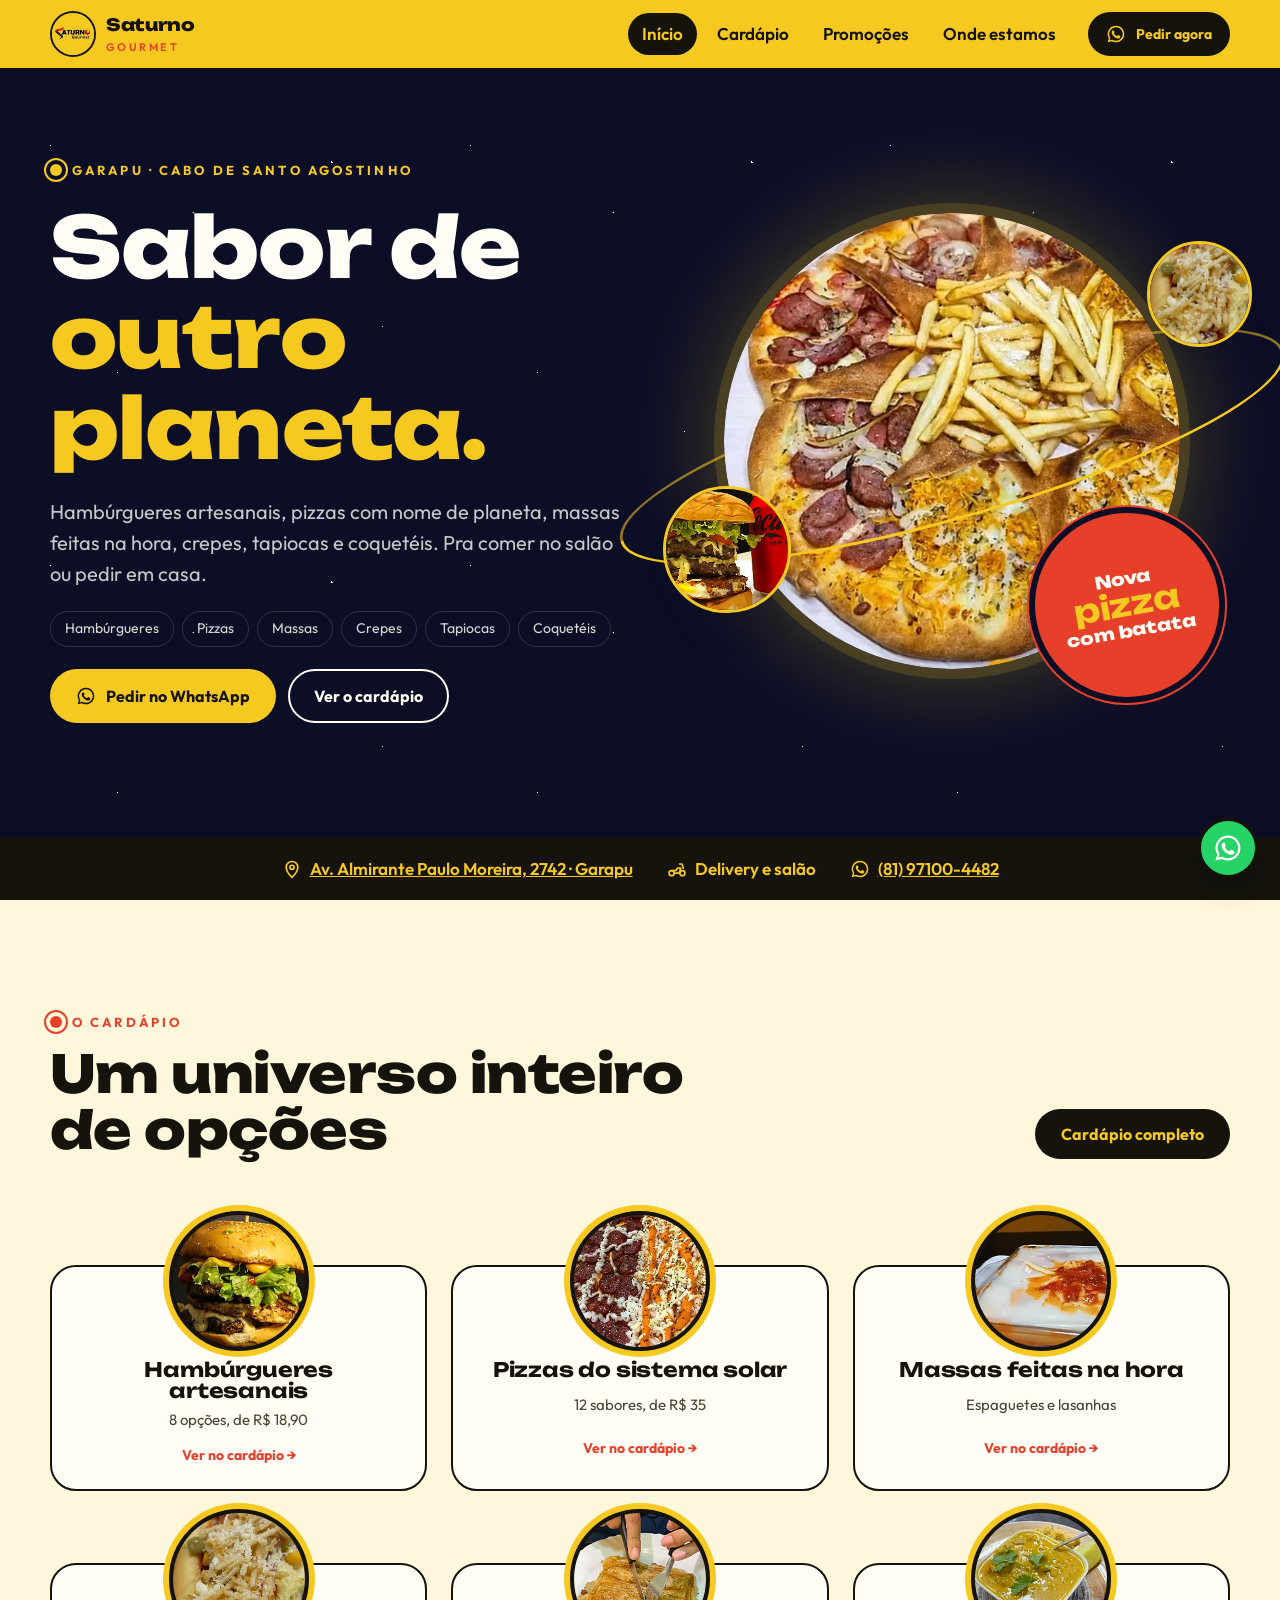
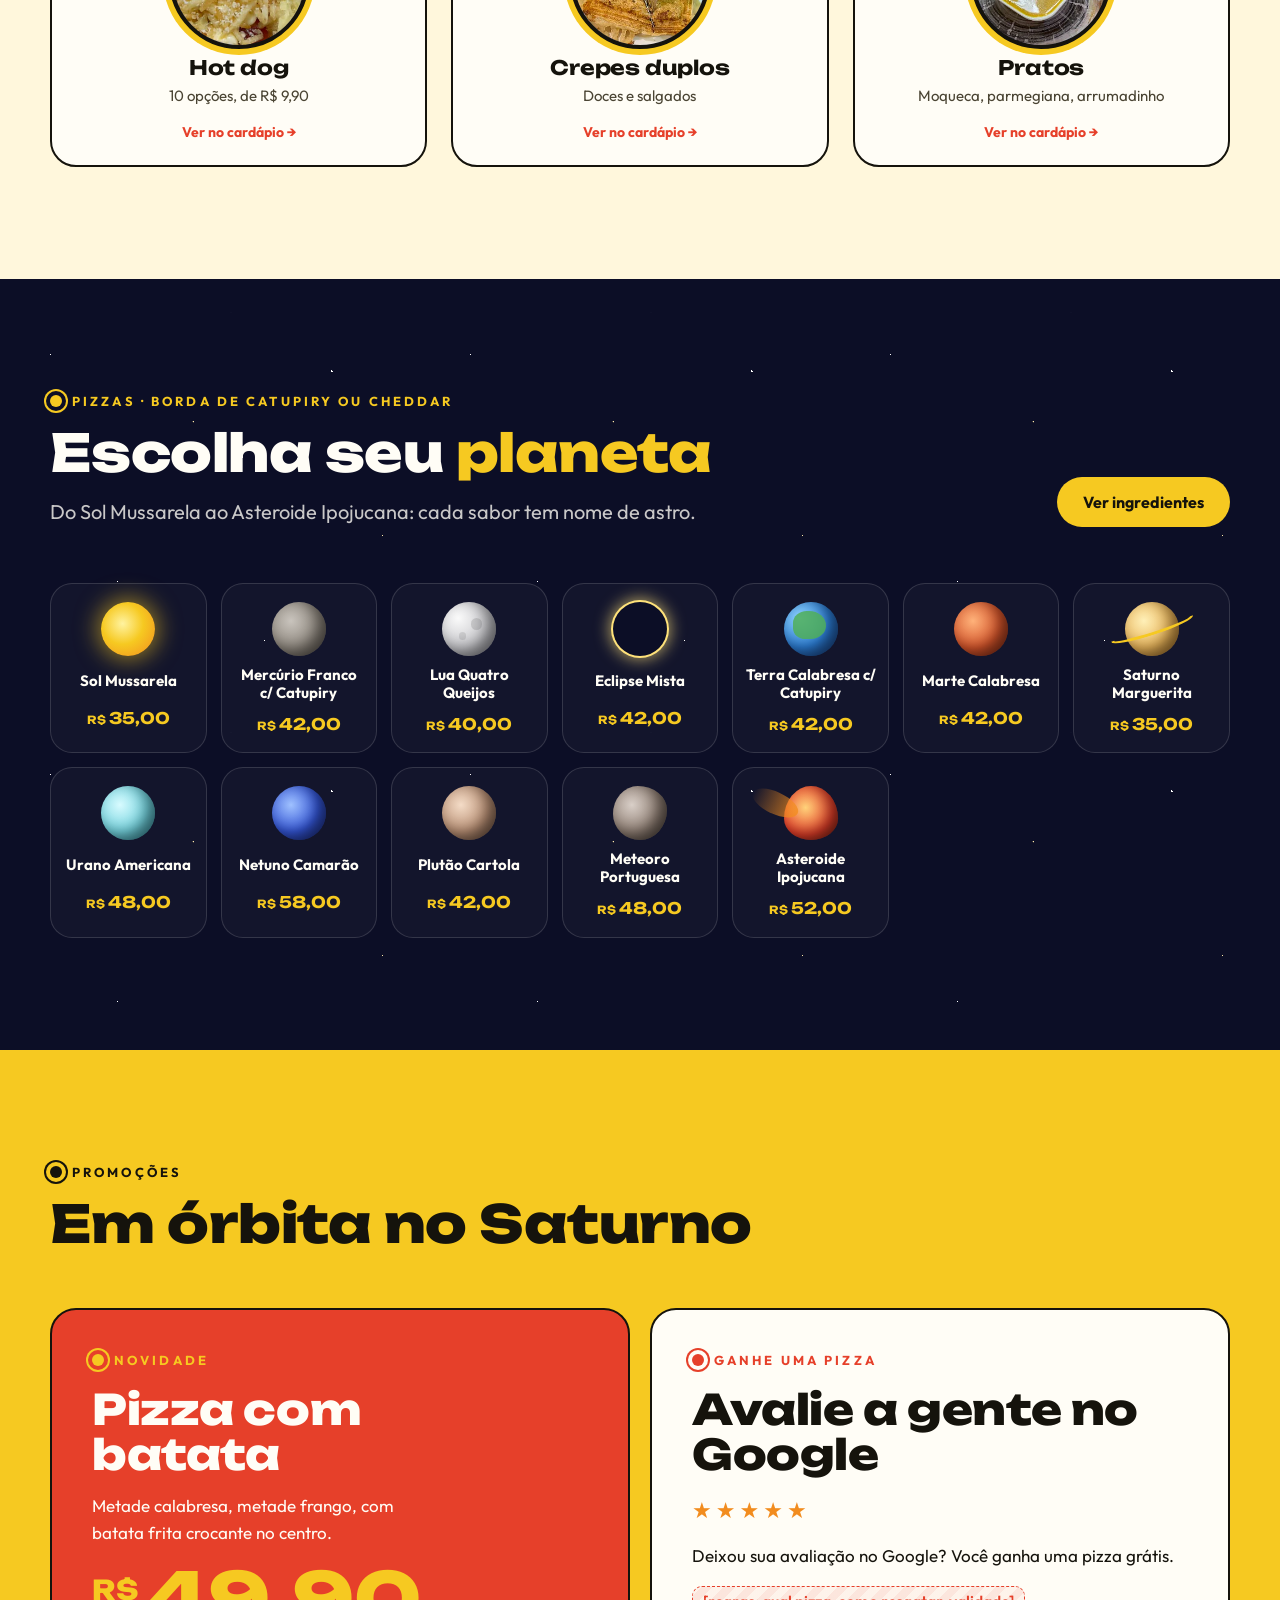
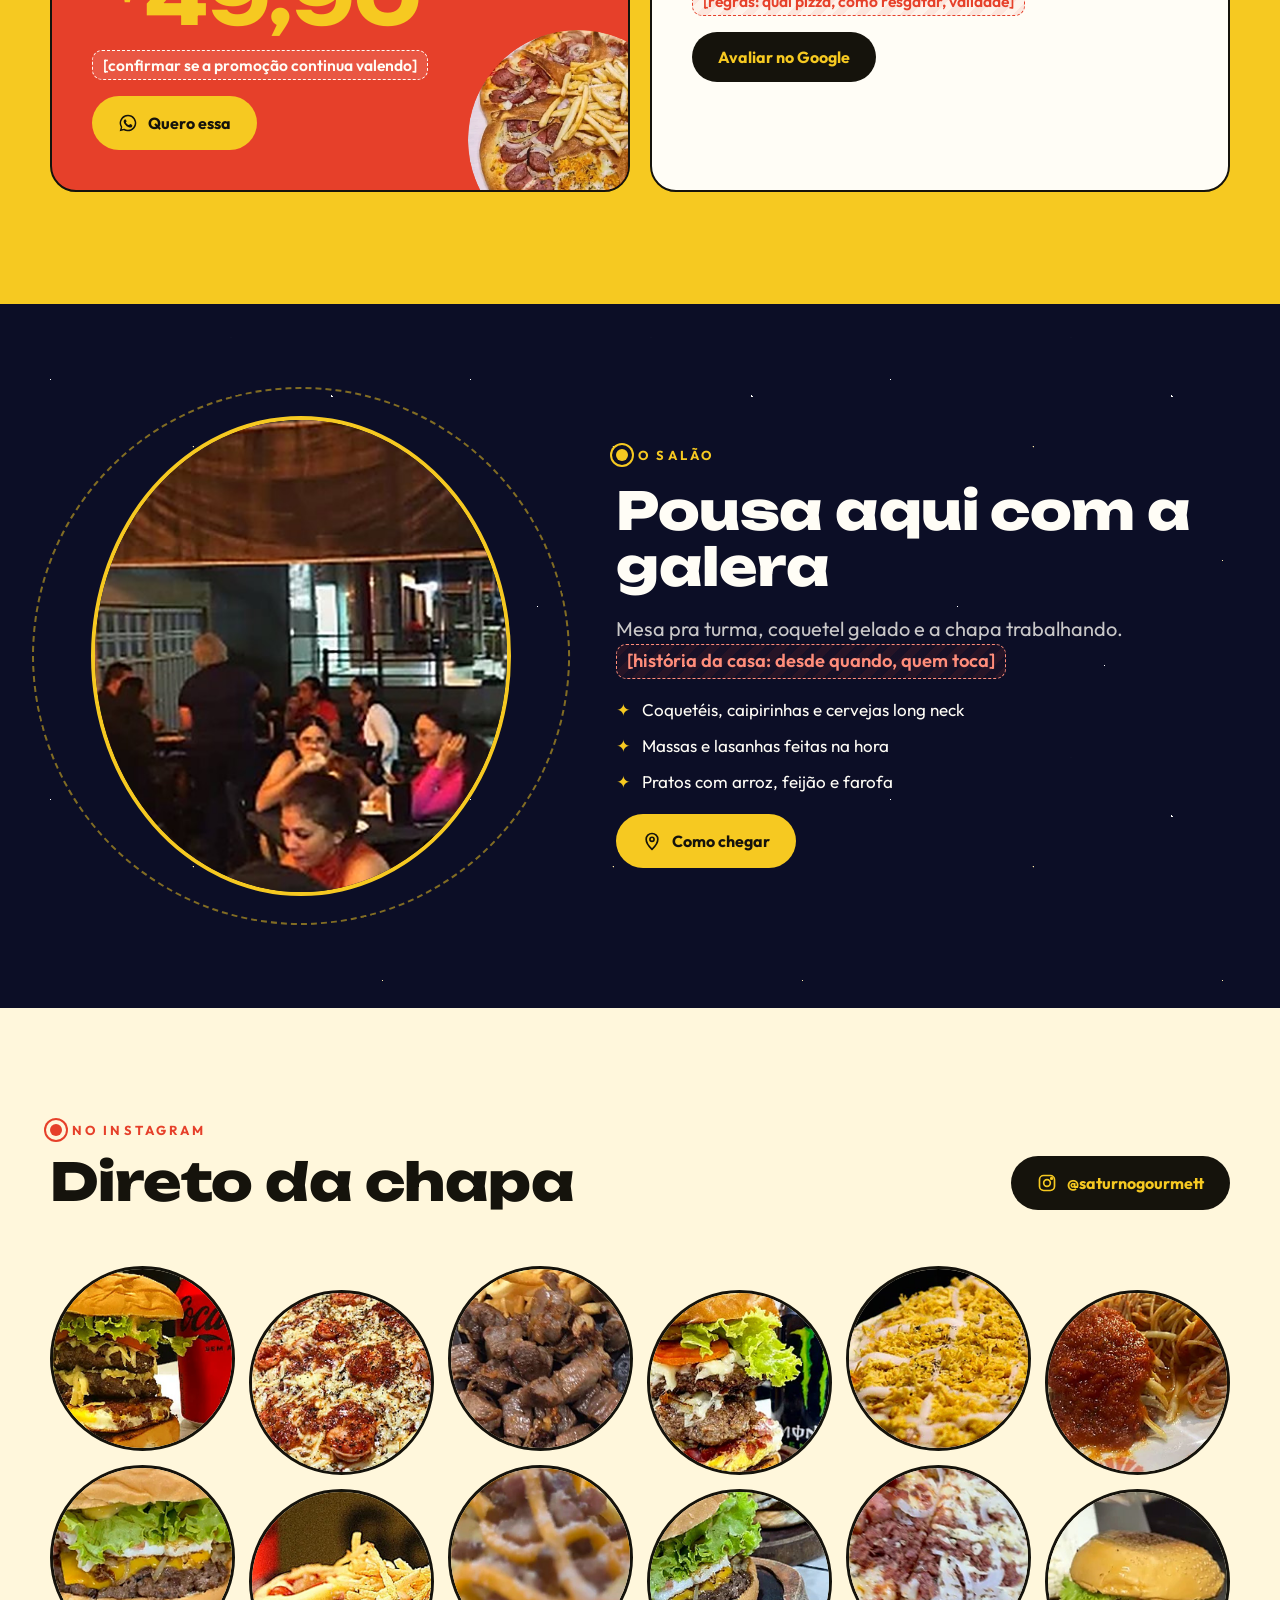
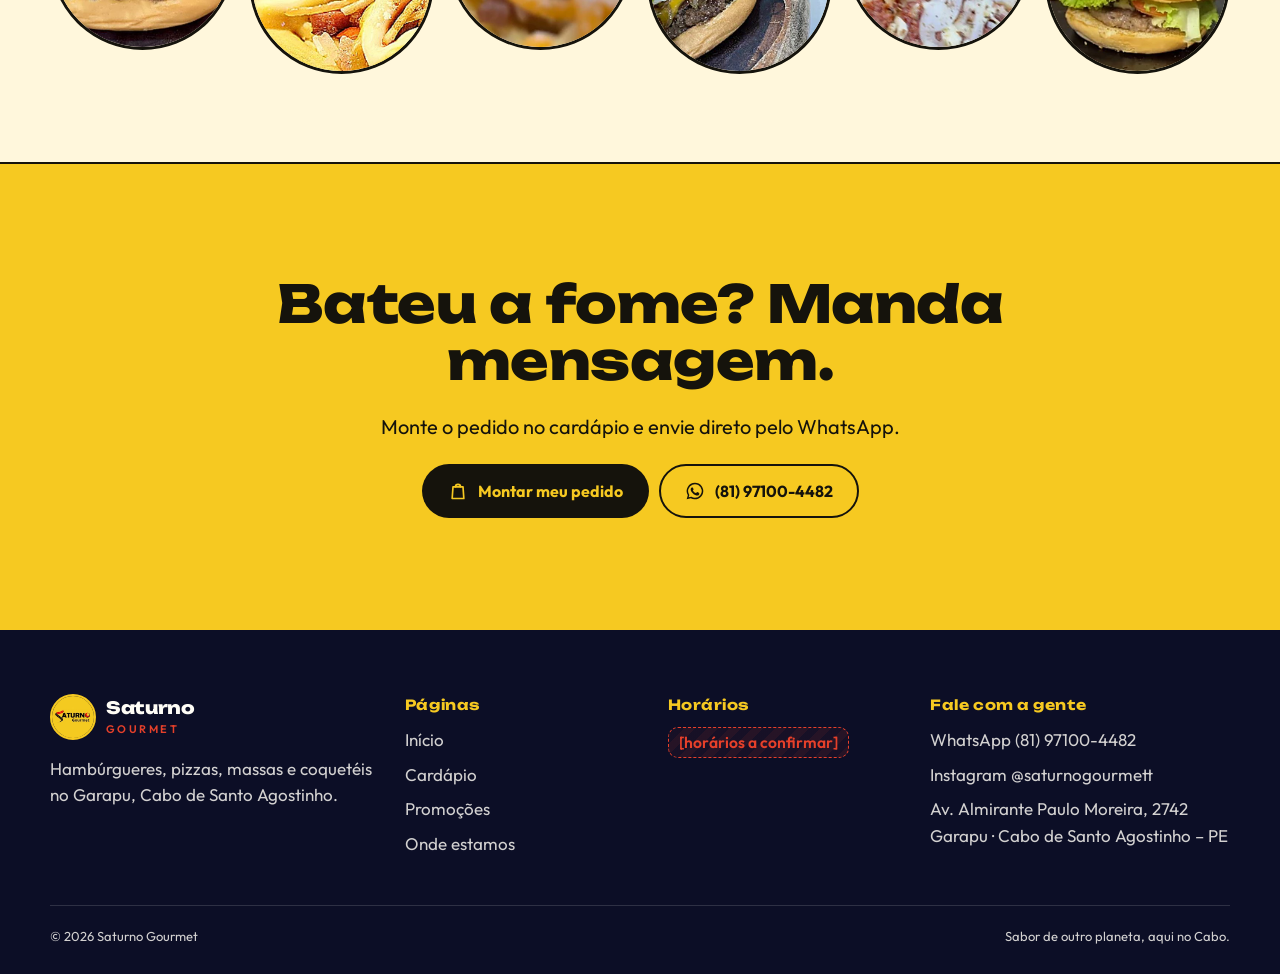
<file: index.html>
<!doctype html>
<html lang="pt-BR">
<head>
<meta charset="utf-8">
<meta name="viewport" content="width=device-width, initial-scale=1">
<meta name="robots" content="noindex, nofollow">
<title>Saturno Gourmet · Hambúrgueres, pizzas e massas no Garapu, Cabo</title>
<meta name="description" content="Hambúrgueres artesanais, pizzas do sistema solar, massas feitas na hora, crepes, tapiocas e coquetéis no Garapu, Cabo de Santo Agostinho. Peça pelo WhatsApp (81) 97100-4482.">
<meta name="theme-color" content="#F6C921">
<link rel="icon" href="img/logo.png">
<link rel="preconnect" href="https://fonts.googleapis.com">
<link rel="preconnect" href="https://fonts.gstatic.com" crossorigin>
<link href="https://fonts.googleapis.com/css2?family=Outfit:wght@400;500;600;700&family=Unbounded:wght@600;700;800&display=swap" rel="stylesheet">
<link rel="stylesheet" href="css/style.css">
</head>
<body data-page="inicio">
<div id="header"></div>
<main>
  <section class="sec-espaco hero">
    <div class="container hero__grid">
      <div class="hero__txt">
        <p class="eyebrow">Garapu · Cabo de Santo Agostinho</p>
        <h1 class="h1">Sabor de <span>outro planeta.</span></h1>
        <p class="lead">Hambúrgueres artesanais, pizzas com nome de planeta, massas feitas na hora, crepes, tapiocas e coquetéis. Pra comer no salão ou pedir em casa.</p>
        <ul class="hero__tags"><li>Hambúrgueres</li><li>Pizzas</li><li>Massas</li><li>Crepes</li><li>Tapiocas</li><li>Coquetéis</li></ul>
        <div class="hero__btns">
          <a class="btn btn--amarelo" data-link="pedido" data-icon="whats" href="#">Pedir no WhatsApp</a>
          <a class="btn btn--contorno" href="cardapio.html">Ver o cardápio</a>
        </div>
      </div>
      <div class="orbita" aria-hidden="true">
        <span class="orbita__anel orbita__anel--tras"></span>
        <div class="orbita__planeta"><img src="img/pizza-batata.webp" alt="" width="624" height="624"></div>
        <span class="orbita__anel orbita__anel--frente"></span>
        <span class="orbita__lua orbita__lua--a"><img src="img/fotos/burger-torre.jpg" alt=""></span>
        <span class="orbita__lua orbita__lua--b"><img src="img/fotos/hotdog.jpg" alt=""></span>
        <span class="orbita__selo">Nova<b>pizza</b>com batata</span>
      </div>
    </div>
  </section>

  <div class="faixa">
    <div class="container">
      <span data-icon="pin"><a data-link="mapa" href="#">Av. Almirante Paulo Moreira, 2742 · Garapu</a></span>
      <span data-icon="moto">Delivery e salão</span>
      <span data-icon="whats"><a data-link="whatsapp" href="#">(81) 97100-4482</a></span>
    </div>
  </div>

  <section class="sec">
    <div class="container">
      <div class="sec-head reveal">
        <div>
          <p class="eyebrow">O cardápio</p>
          <h2 class="h2">Um universo inteiro<br>de opções</h2>
        </div>
        <a class="btn btn--tinta" href="cardapio.html">Cardápio completo</a>
      </div>
      <div class="mundos" data-mundos></div>
    </div>
  </section>

  <section class="sec sec-espaco" id="pizzas">
    <div class="container">
      <div class="sec-head reveal">
        <div>
          <p class="eyebrow">Pizzas · borda de catupiry ou cheddar</p>
          <h2 class="h2">Escolha seu <span class="amarelo">planeta</span></h2>
          <p class="lead">Do Sol Mussarela ao Asteroide Ipojucana: cada sabor tem nome de astro.</p>
        </div>
        <a class="btn btn--amarelo" href="cardapio.html#pizzas">Ver ingredientes</a>
      </div>
      <div class="sistema reveal" data-sistema></div>
    </div>
  </section>

  <section class="sec sec-amarela" id="promocoes">
    <div class="container">
      <div class="sec-head reveal">
        <div>
          <p class="eyebrow" style="color:var(--tinta)">Promoções</p>
          <h2 class="h2">Em órbita no Saturno</h2>
        </div>
      </div>
      <div class="promo">
        <article class="promo__card promo__card--brasa reveal">
          <p class="eyebrow" style="color:var(--amarelo)">Novidade</p>
          <h3 class="h2">Pizza com batata</h3>
          <p>Metade calabresa, metade frango, com batata frita crocante no centro.</p>
          <p class="promo__preco"><small>R$</small>49,90</p>
          <p><span class="placeholder">[confirmar se a promoção continua valendo]</span></p>
          <a class="btn btn--amarelo" style="justify-self:start" href="https://wa.me/5581971004482?text=Ol%C3%A1!%20Quero%20a%20pizza%20com%20batata%20(metade%20calabresa%2C%20metade%20frango)." target="_blank" rel="noopener" data-icon="whats">Quero essa</a>
          <img class="promo__img" src="img/pizza-batata.webp" alt="" loading="lazy">
        </article>
        <article class="promo__card promo__card--creme reveal">
          <p class="eyebrow">Ganhe uma pizza</p>
          <h3 class="h2">Avalie a gente no Google</h3>
          <p class="estrelas" aria-hidden="true">★★★★★</p>
          <p>Deixou sua avaliação no Google? Você ganha uma pizza grátis.</p>
          <p><span class="placeholder">[regras: qual pizza, como resgatar, validade]</span></p>
          <a class="btn btn--tinta" style="justify-self:start" data-link="mapa" href="#">Avaliar no Google</a>
        </article>
      </div>
    </div>
  </section>

  <section class="sec sec-espaco">
    <div class="container salao">
      <div class="salao__foto reveal"><img src="img/fotos/salao.jpg" alt="Clientes no salão do Saturno Gourmet" loading="lazy" width="480" height="480"></div>
      <div class="salao__txt reveal">
        <p class="eyebrow">O salão</p>
        <h2 class="h2">Pousa aqui com a galera</h2>
        <p class="lead">Mesa pra turma, coquetel gelado e a chapa trabalhando. <span class="placeholder">[história da casa: desde quando, quem toca]</span></p>
        <ul class="lista-check">
          <li>Coquetéis, caipirinhas e cervejas long neck</li>
          <li>Massas e lasanhas feitas na hora</li>
          <li>Pratos com arroz, feijão e farofa</li>
        </ul>
        <div class="btns"><a class="btn btn--amarelo" href="contato.html" data-icon="pin">Como chegar</a></div>
      </div>
    </div>
  </section>

  <section class="sec">
    <div class="container">
      <div class="sec-head reveal">
        <div>
          <p class="eyebrow">No Instagram</p>
          <h2 class="h2">Direto da chapa</h2>
        </div>
        <a class="btn btn--tinta" data-link="instagram" data-icon="insta" href="#">@saturnogourmett</a>
      </div>
      <div class="constelacao reveal" data-galeria></div>
    </div>
  </section>

  <section class="sec sec-amarela chamada" style="border-top:2px solid var(--tinta)">
    <div class="container">
      <h2 class="h2">Bateu a fome? Manda mensagem.</h2>
      <p class="lead" style="color:var(--tinta)">Monte o pedido no cardápio e envie direto pelo WhatsApp.</p>
      <div class="btns" style="justify-content:center">
        <a class="btn btn--tinta" href="cardapio.html" data-icon="bag">Montar meu pedido</a>
        <a class="btn btn--contorno" data-link="whatsapp" data-icon="whats" href="#">(81) 97100-4482</a>
      </div>
    </div>
  </section>
</main>
<div id="footer"></div>
<script src="js/data.js"></script>
<script src="js/main.js"></script>
</body>
</html>
</file>
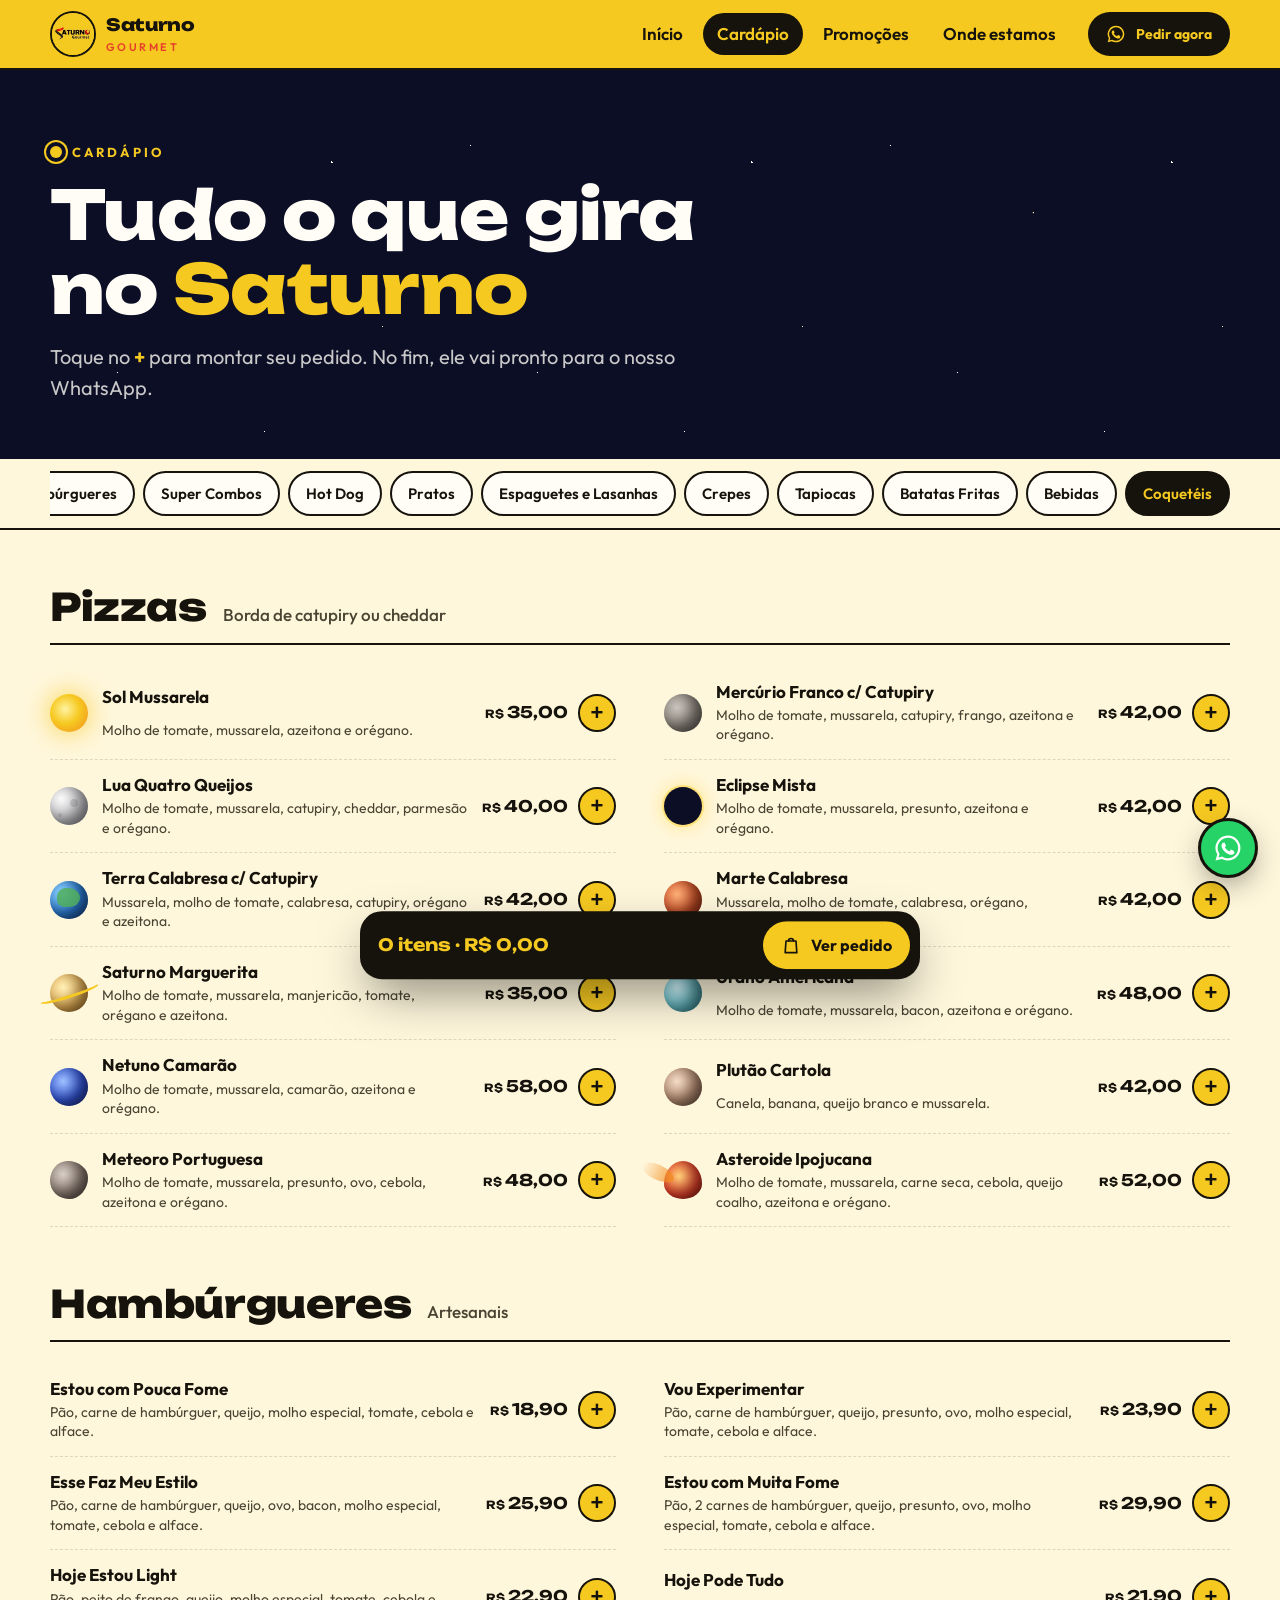
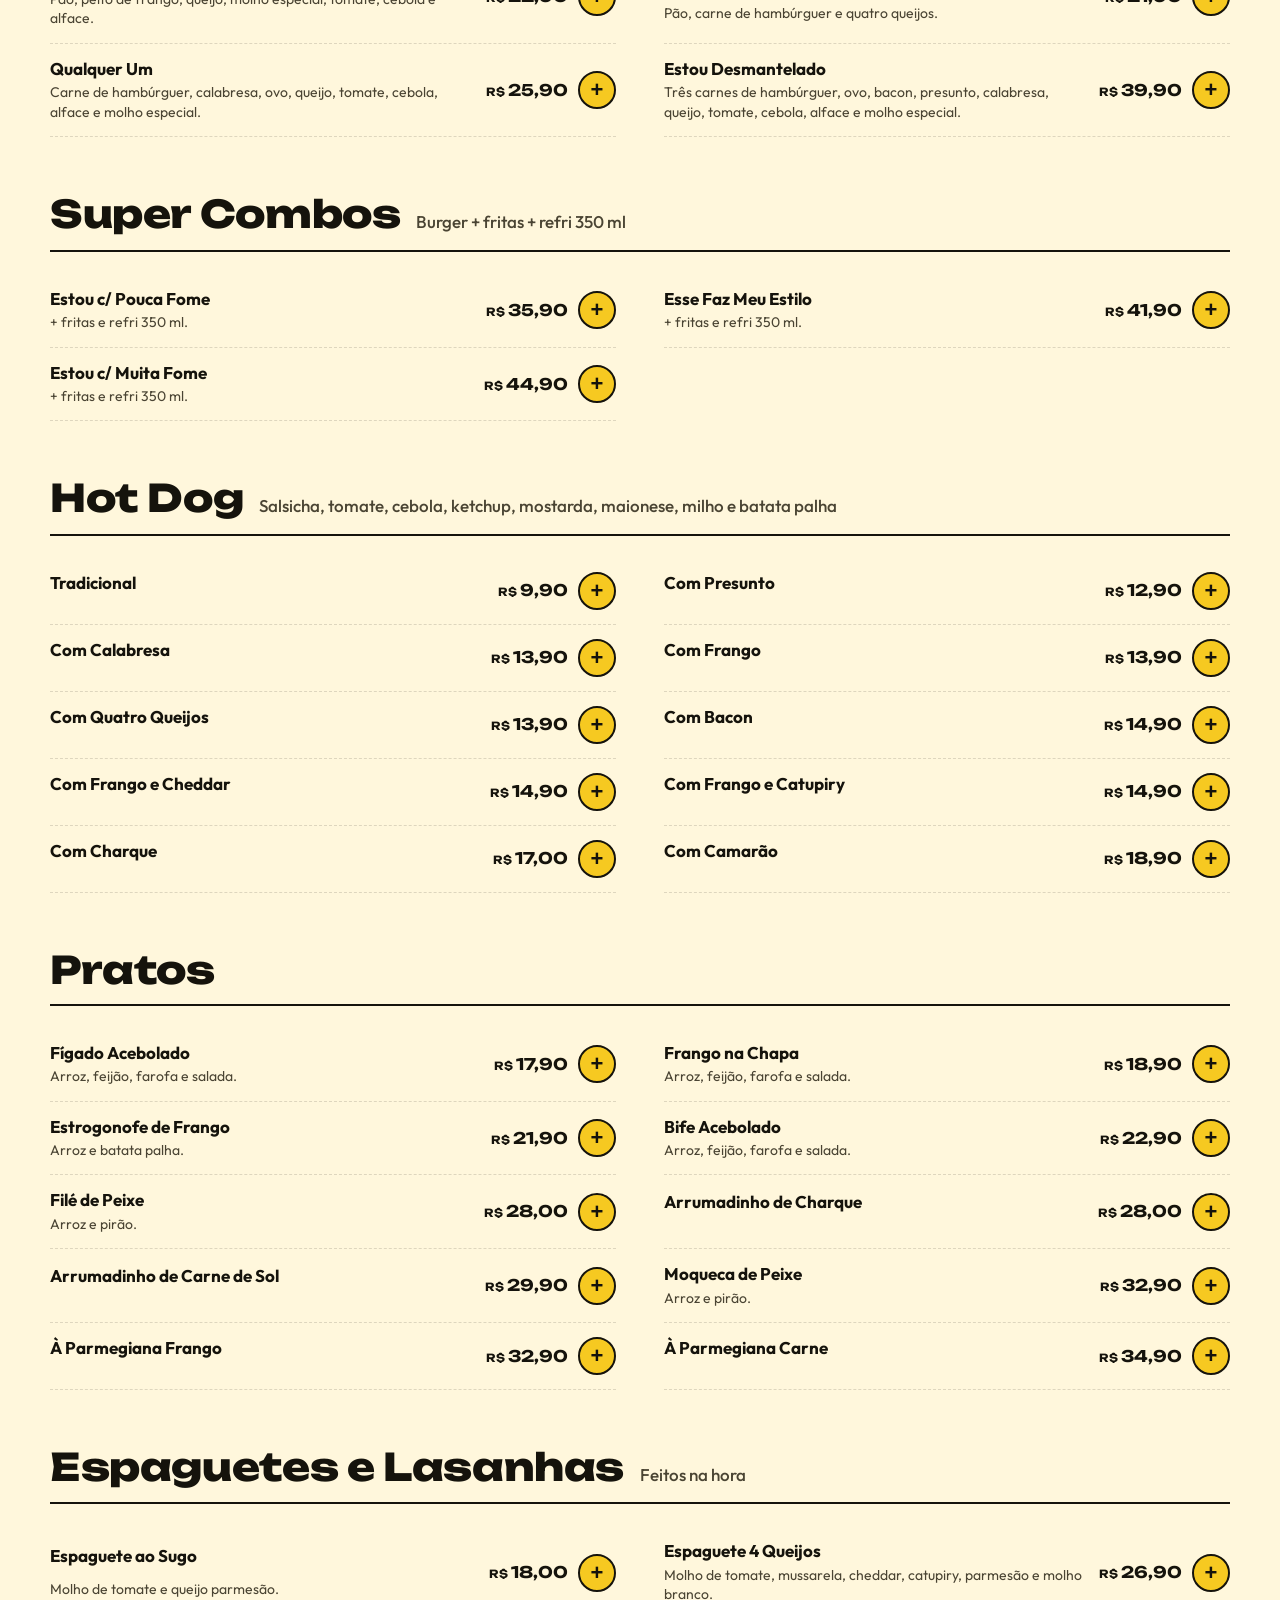
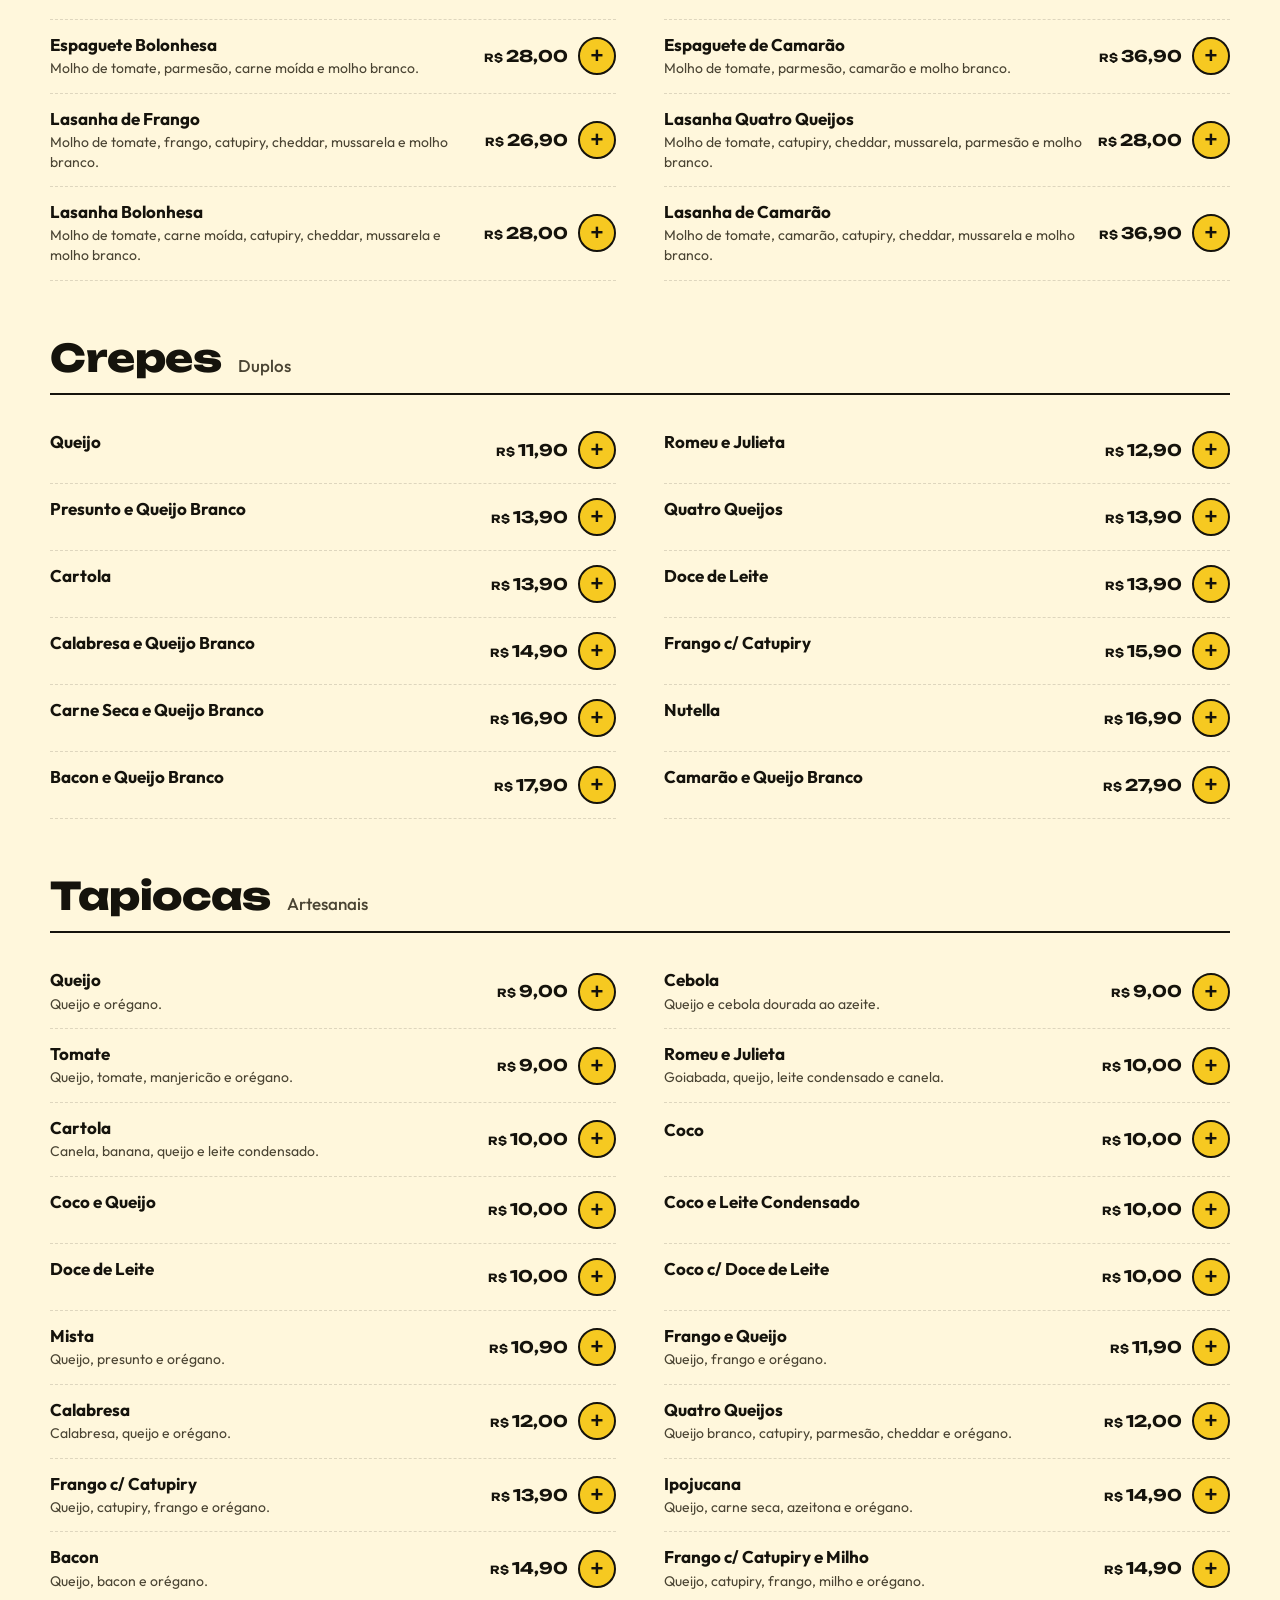
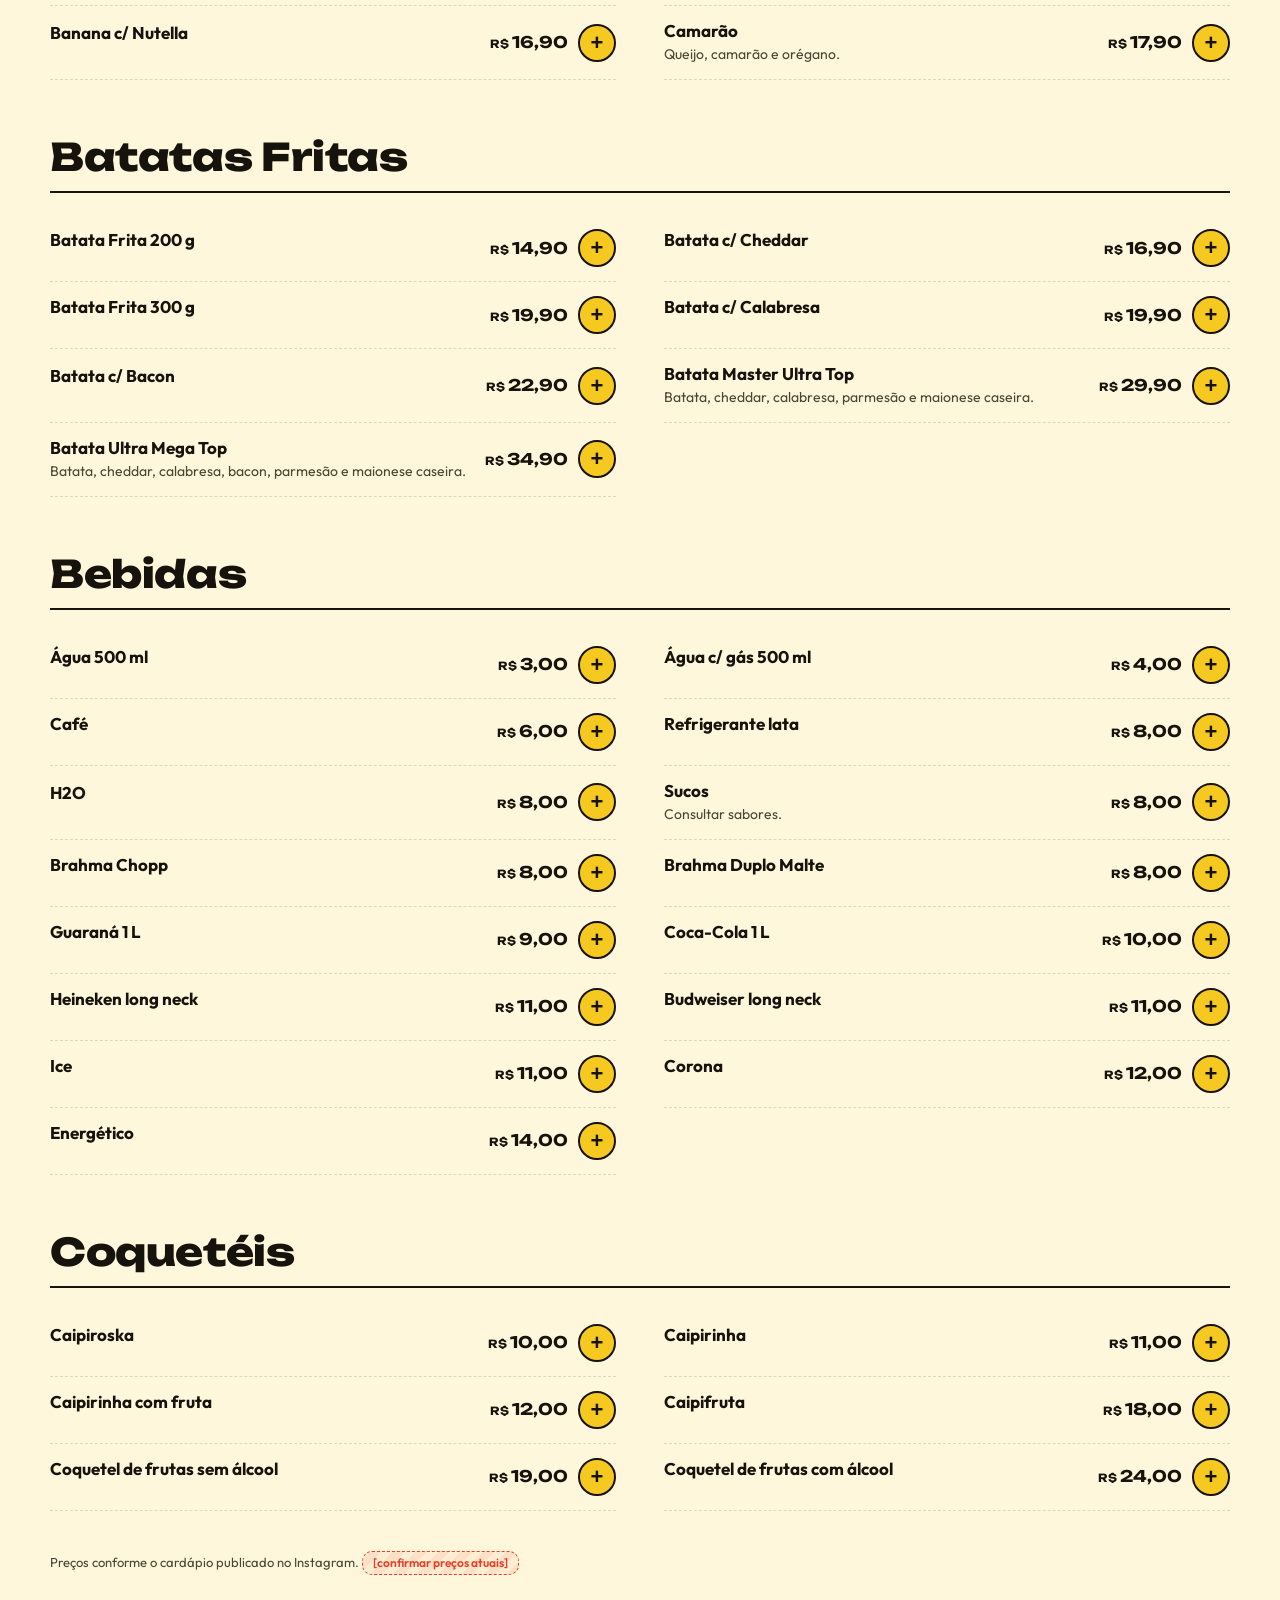
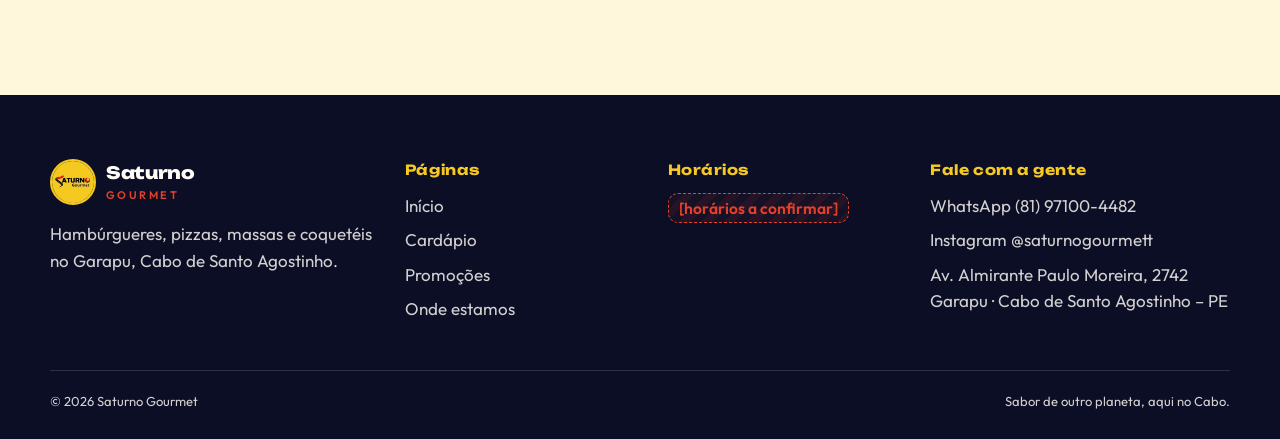
<file: cardapio.html>
<!doctype html>
<html lang="pt-BR">
<head>
<meta charset="utf-8">
<meta name="viewport" content="width=device-width, initial-scale=1">
<meta name="robots" content="noindex, nofollow">
<title>Cardápio · Saturno Gourmet</title>
<meta name="description" content="Cardápio completo do Saturno Gourmet: pizzas, hambúrgueres, combos, hot dogs, pratos, massas, crepes, tapiocas, batatas, bebidas e coquetéis. Monte o pedido e envie pelo WhatsApp.">
<meta name="theme-color" content="#F6C921">
<link rel="icon" href="img/logo.png">
<link rel="preconnect" href="https://fonts.googleapis.com">
<link rel="preconnect" href="https://fonts.gstatic.com" crossorigin>
<link href="https://fonts.googleapis.com/css2?family=Outfit:wght@400;500;600;700&family=Unbounded:wght@600;700;800&display=swap" rel="stylesheet">
<link rel="stylesheet" href="css/style.css">
</head>
<body data-page="cardapio">
<div id="header"></div>
<main>
  <section class="sec-espaco cardapio-hero">
    <div class="container">
      <p class="eyebrow">Cardápio</p>
      <h1 class="h1" style="font-size:clamp(34px,6vw,68px)">Tudo o que gira<br>no <span class="amarelo">Saturno</span></h1>
      <p class="lead">Toque no <b class="amarelo">+</b> para montar seu pedido. No fim, ele vai pronto para o nosso WhatsApp.</p>
    </div>
  </section>
  <nav class="abas" aria-label="Categorias do cardápio"><div class="container abas__trilho" data-tabs></div></nav>
  <div class="container" data-menu></div>
  <div class="container" style="padding-top:40px;padding-bottom:120px"><p class="nota">Preços conforme o cardápio publicado no Instagram. <span class="placeholder">[confirmar preços atuais]</span></p></div>
</main>
<div id="footer"></div>
<script src="js/data.js"></script>
<script src="js/main.js"></script>
</body>
</html>
</file>
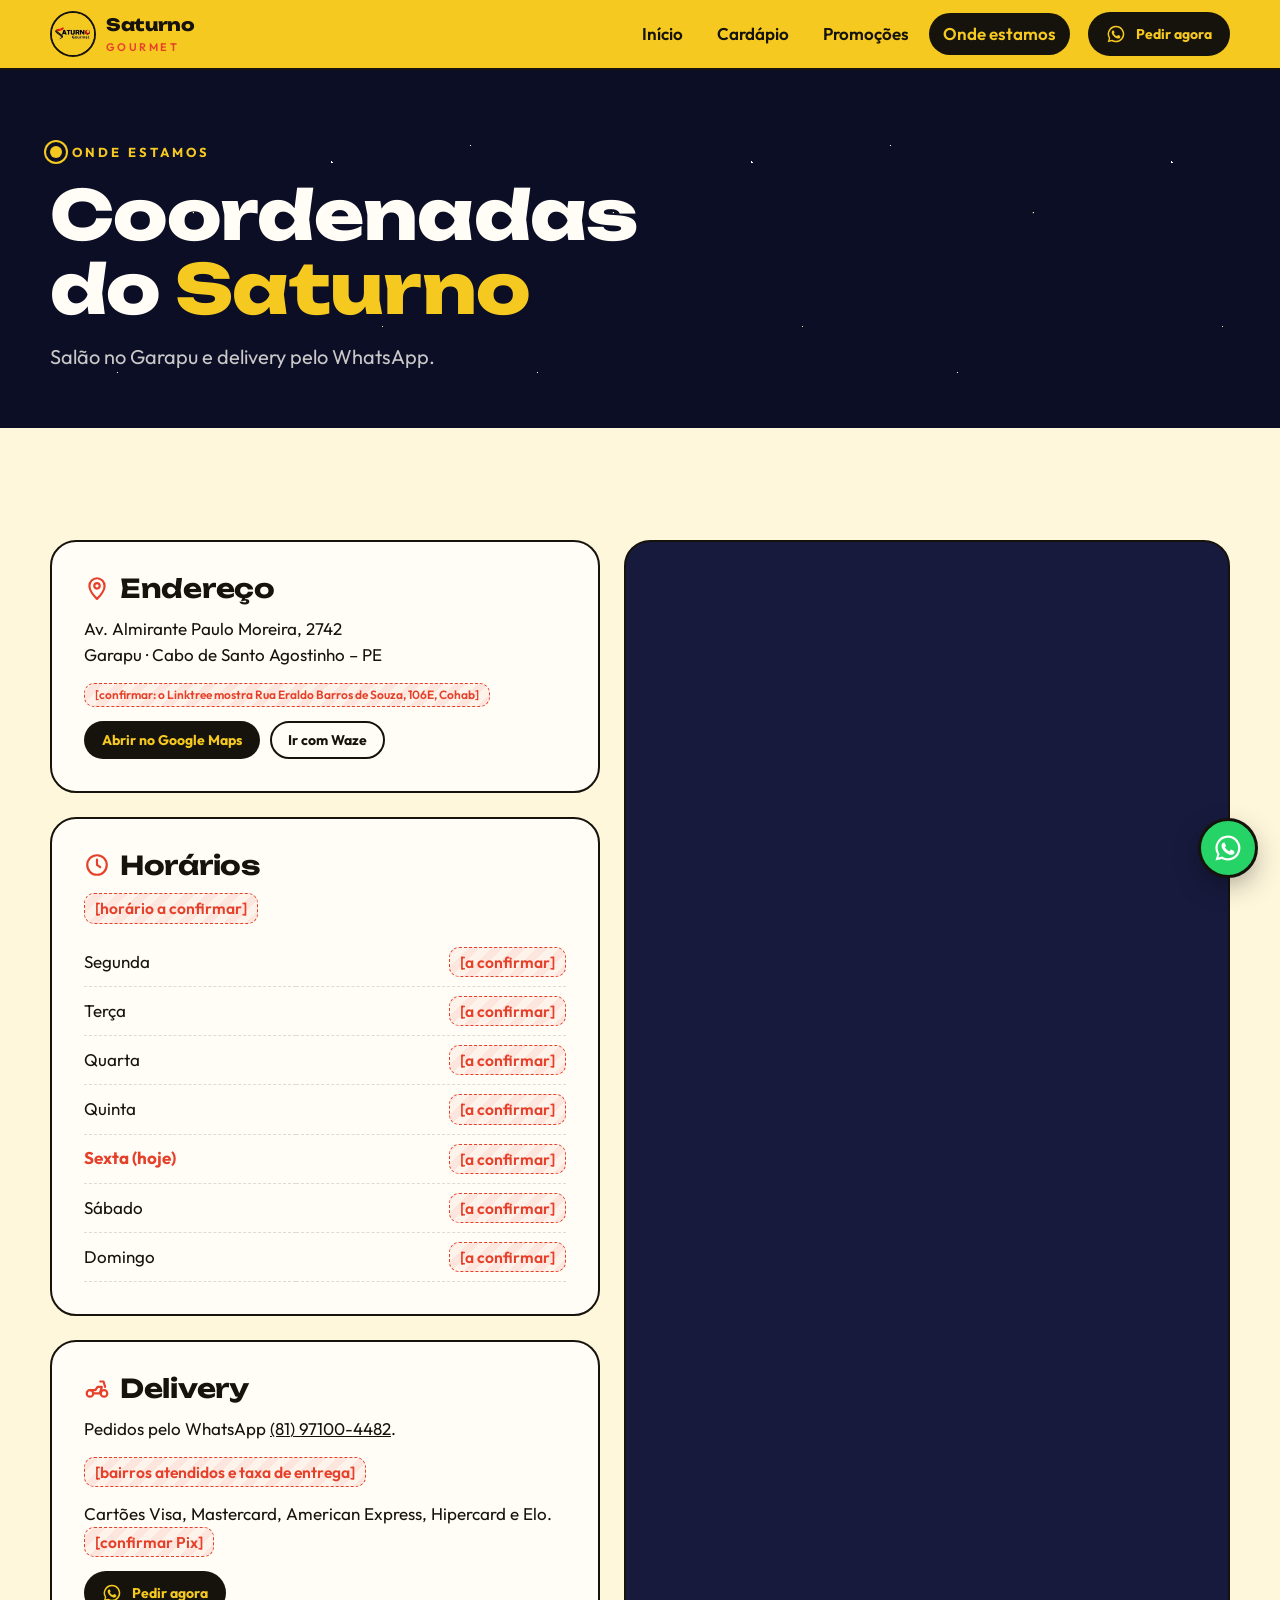
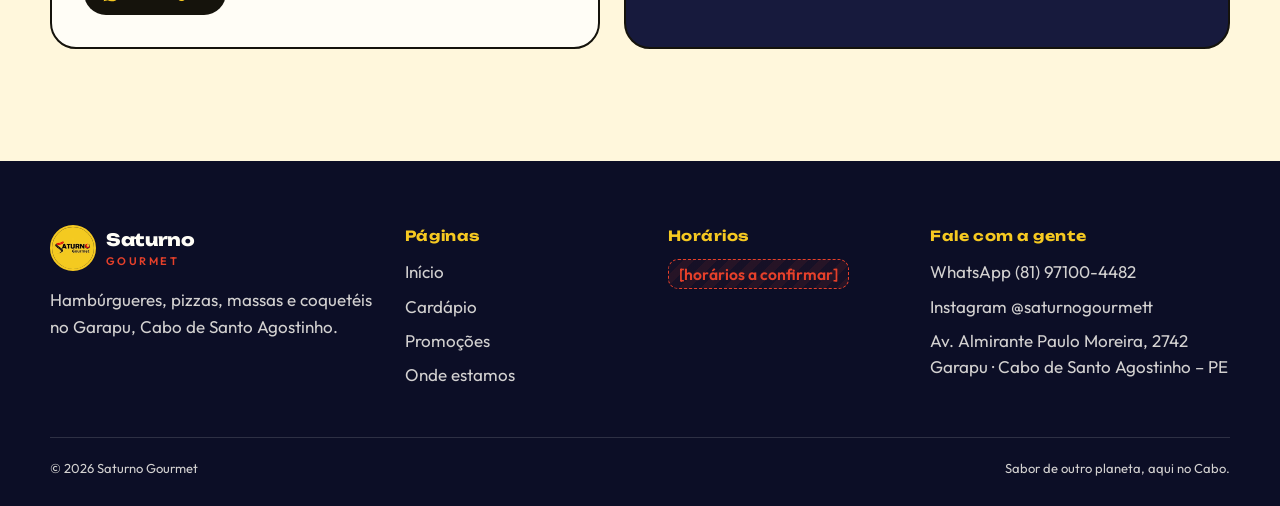
<file: contato.html>
<!doctype html>
<html lang="pt-BR">
<head>
<meta charset="utf-8">
<meta name="viewport" content="width=device-width, initial-scale=1">
<meta name="robots" content="noindex, nofollow">
<title>Onde estamos · Saturno Gourmet</title>
<meta name="description" content="Endereço, mapa, horários e contato do Saturno Gourmet no Garapu, Cabo de Santo Agostinho - PE.">
<meta name="theme-color" content="#F6C921">
<link rel="icon" href="img/logo.png">
<link rel="preconnect" href="https://fonts.googleapis.com">
<link rel="preconnect" href="https://fonts.gstatic.com" crossorigin>
<link href="https://fonts.googleapis.com/css2?family=Outfit:wght@400;500;600;700&family=Unbounded:wght@600;700;800&display=swap" rel="stylesheet">
<link rel="stylesheet" href="css/style.css">
</head>
<body data-page="contato">
<div id="header"></div>
<main>
  <section class="sec-espaco cardapio-hero">
    <div class="container">
      <p class="eyebrow">Onde estamos</p>
      <h1 class="h1" style="font-size:clamp(34px,6vw,68px)">Coordenadas<br>do <span class="amarelo">Saturno</span></h1>
      <p class="lead">Salão no Garapu e delivery pelo WhatsApp.</p>
    </div>
  </section>
  <section class="sec">
    <div class="container contato">
      <div style="display:grid;gap:24px;align-content:start">
        <div class="bloco">
          <h2 class="h3" data-icon="pin">Endereço</h2>
          <p data-endereco></p>
          <p class="nota"><span class="placeholder">[confirmar: o Linktree mostra Rua Eraldo Barros de Souza, 106E, Cohab]</span></p>
          <div class="btns">
            <a class="btn btn--tinta btn--sm" data-link="mapa" href="#">Abrir no Google Maps</a>
            <a class="btn btn--contorno btn--sm" data-link="waze" href="#">Ir com Waze</a>
          </div>
        </div>
        <div class="bloco">
          <h2 class="h3" data-icon="clock">Horários</h2>
          <p data-status></p>
          <table class="horarios"><tbody data-hours></tbody></table>
        </div>
        <div class="bloco">
          <h2 class="h3" data-icon="moto">Delivery</h2>
          <p>Pedidos pelo WhatsApp <a data-link="whatsapp" href="#">(81) 97100-4482</a>.</p>
          <p><span class="placeholder">[bairros atendidos e taxa de entrega]</span></p>
          <p>Cartões Visa, Mastercard, American Express, Hipercard e Elo. <span class="placeholder">[confirmar Pix]</span></p>
          <div class="btns"><a class="btn btn--tinta btn--sm" data-link="pedido" data-icon="whats" href="#">Pedir agora</a></div>
        </div>
      </div>
      <div class="mapa" data-map></div>
    </div>
  </section>
</main>
<div id="footer"></div>
<script src="js/data.js"></script>
<script src="js/main.js"></script>
</body>
</html>
</file>
<file: css/style.css>
/* Saturno Gourmet — amarelo da marca + espaço profundo, órbitas e planetas */
:root {
  --amarelo: #F6C921;
  --amarelo-claro: #FFE27A;
  --creme: #FFF7DC;
  --espaco: #0C0E26;
  --espaco-2: #171A3D;
  --espaco-3: #23285A;
  --tinta: #15130C;
  --tinta-2: #4A4433;
  --brasa: #E6402A;
  --laranja: #F28C1E;
  --branco: #FFFDF6;
  --linha: rgba(21, 19, 12, .14);
  --linha-escura: rgba(255, 253, 246, .14);
  --raio: 26px;
  --sombra: 0 18px 40px -18px rgba(12, 14, 38, .45);
  --display: "Unbounded", "Arial Black", sans-serif;
  --texto: "Outfit", system-ui, sans-serif;
  --barra-mobile: 0px;
}

*, *::before, *::after { box-sizing: border-box; }
html { scroll-behavior: smooth; -webkit-text-size-adjust: 100%; overflow-x: hidden; }
@supports (overflow: clip) { html, body { overflow-x: clip; } }
body {
  margin: 0; font-family: var(--texto); font-size: 17px; line-height: 1.55;
  color: var(--tinta); background: var(--creme);
  padding-bottom: var(--barra-mobile);
}
img { max-width: 100%; display: block; }
a { color: inherit; }
h1, h2, h3 { font-family: var(--display); line-height: 1.08; margin: 0; letter-spacing: -.01em; }
p { margin: 0; }
#header, #footer { display: contents; }
.container { width: min(1180px, 100% - 32px); margin-inline: auto; }
.sr-only { position: absolute; width: 1px; height: 1px; overflow: hidden; clip: rect(0 0 0 0); white-space: nowrap; }
:focus-visible { outline: 3px solid var(--brasa); outline-offset: 3px; border-radius: 8px; }

.placeholder {
  display: inline-block; background: repeating-linear-gradient(-45deg, rgba(230, 64, 42, .12) 0 8px, rgba(230, 64, 42, .05) 8px 16px);
  border: 1.5px dashed var(--brasa); color: var(--brasa); border-radius: 10px; padding: 2px 10px; font-weight: 600; font-size: .92em;
}
.sec-espaco .placeholder { color: #FF8D7A; border-color: #FF8D7A; }

/* ---------- botões ---------- */
.btn {
  display: inline-flex; align-items: center; justify-content: center; gap: 10px;
  font: 700 16px/1 var(--texto); text-decoration: none; border: 2px solid transparent;
  padding: 15px 24px; border-radius: 999px; cursor: pointer; transition: transform .15s, background .15s, box-shadow .15s;
  white-space: nowrap;
}
.btn svg { width: 20px; height: 20px; flex: none; }
.btn:hover { transform: translateY(-2px); }
.btn--tinta { background: var(--tinta); color: var(--amarelo); }
.btn--tinta:hover { box-shadow: 0 8px 0 -2px var(--brasa); }
.btn--amarelo { background: var(--amarelo); color: var(--tinta); }
.btn--amarelo:hover { box-shadow: 0 8px 0 -2px var(--brasa); }
.btn--contorno { border-color: currentColor; background: transparent; }
.btn--sm { padding: 10px 16px; font-size: 14px; }

/* ---------- topo ---------- */
.topbar { position: sticky; top: 0; z-index: 50; background: var(--amarelo); border-bottom: 2px solid var(--tinta); }
.topbar__inner { display: flex; align-items: center; gap: 18px; min-height: 68px; }
.brand { display: flex; align-items: center; gap: 10px; text-decoration: none; font-family: var(--display); font-weight: 800; font-size: 17px; letter-spacing: -.02em; }
.brand img { width: 46px; height: 46px; border-radius: 50%; border: 2px solid var(--tinta); }
.brand small { display: block; font-family: var(--texto); font-weight: 600; font-size: 11px; letter-spacing: .22em; text-transform: uppercase; color: var(--brasa); }
.nav { display: flex; gap: 6px; margin-left: auto; }
.nav a { text-decoration: none; font-weight: 600; padding: 8px 14px; border-radius: 999px; }
.nav a:hover { background: rgba(21, 19, 12, .08); }
.nav a[aria-current="page"] { background: var(--tinta); color: var(--amarelo); }
.topbar .btn { flex: none; }
.menu-toggle { display: none; margin-left: auto; background: var(--tinta); color: var(--amarelo); border: 0; width: 46px; height: 46px; border-radius: 50%; cursor: pointer; }
.menu-toggle svg { width: 22px; height: 22px; margin: auto; }

@media (max-width: 860px) {
  .topbar .btn { display: none; }
  .menu-toggle { display: grid; }
  .nav {
    position: absolute; left: 0; right: 0; top: 100%; flex-direction: column; gap: 0; padding: 8px 16px 18px;
    background: var(--amarelo); border-bottom: 2px solid var(--tinta); display: none;
  }
  .nav.is-open { display: flex; }
  .nav a { padding: 14px 12px; font-size: 18px; border-radius: 14px; }
}

/* ---------- seções ---------- */
.sec { padding-top: clamp(64px, 9vw, 112px); padding-bottom: clamp(64px, 9vw, 112px); }
.sec-espaco {
  background-color: var(--espaco); color: var(--branco); position: relative; isolation: isolate;
  background-image:
    radial-gradient(1.5px 1.5px at 12% 18%, #fff 50%, transparent 51%),
    radial-gradient(1px 1px at 28% 72%, #fff 50%, transparent 51%),
    radial-gradient(1.5px 1.5px at 46% 34%, #ffe9a8 50%, transparent 51%),
    radial-gradient(1px 1px at 63% 86%, #fff 50%, transparent 51%),
    radial-gradient(2px 2px at 79% 22%, #fff 50%, transparent 51%),
    radial-gradient(1px 1px at 91% 61%, #ffe9a8 50%, transparent 51%),
    radial-gradient(1px 1px at 6% 90%, #fff 50%, transparent 51%),
    radial-gradient(1px 1px at 55% 8%, #fff 50%, transparent 51%);
  background-size: 420px 420px;
}
.sec-amarela { background: var(--amarelo); }
.eyebrow { font-weight: 700; font-size: 13px; letter-spacing: .24em; text-transform: uppercase; color: var(--brasa); display: inline-flex; align-items: center; gap: 10px; }
.eyebrow::before { content: ""; width: 12px; height: 12px; border-radius: 50%; background: currentColor; box-shadow: 0 0 0 4px var(--creme), 0 0 0 6px currentColor; flex: none; }
.sec-espaco .eyebrow::before { box-shadow: 0 0 0 4px var(--espaco), 0 0 0 6px currentColor; }
.sec-amarela .eyebrow::before { box-shadow: 0 0 0 4px var(--amarelo), 0 0 0 6px currentColor; }
.promo__card--brasa .eyebrow::before { box-shadow: 0 0 0 4px var(--brasa), 0 0 0 6px currentColor; }
.promo__card--creme .eyebrow::before { box-shadow: 0 0 0 4px var(--branco), 0 0 0 6px currentColor; }
.sec-espaco .eyebrow { color: var(--amarelo); }
.h1 { font-size: clamp(40px, 7vw, 84px); font-weight: 800; }
.h2 { font-size: clamp(30px, 4.6vw, 52px); font-weight: 800; }
.h3 { font-size: clamp(20px, 2.4vw, 26px); font-weight: 700; }
.lead { font-size: clamp(17px, 1.6vw, 20px); color: var(--tinta-2); max-width: 56ch; }
.sec-espaco .lead { color: rgba(255, 253, 246, .78); }
.sec-head { display: flex; flex-wrap: wrap; align-items: end; justify-content: space-between; gap: 20px 40px; margin-bottom: clamp(32px, 5vw, 56px); }
.sec-head > div { display: grid; gap: 14px; }
.amarelo { color: var(--amarelo); }
.brasa { color: var(--brasa); }

/* ---------- hero ---------- */
.hero { overflow: hidden; padding-top: clamp(40px, 7vw, 90px); padding-bottom: clamp(70px, 9vw, 120px); }
.hero__grid { display: grid; grid-template-columns: 1.05fr 1fr; align-items: center; gap: 40px; }
.hero__txt { display: grid; gap: 22px; position: relative; z-index: 2; }
.hero__txt .h1 span { color: var(--amarelo); display: block; }
.hero__tags { display: flex; flex-wrap: wrap; gap: 8px; }
.hero__tags li { list-style: none; border: 1.5px solid var(--linha-escura); padding: 6px 14px; border-radius: 999px; font-size: 14px; color: rgba(255, 253, 246, .85); }
.hero__tags { padding: 0; margin: 0; }
.hero__btns { display: flex; flex-wrap: wrap; gap: 12px; }
.hero__btns .btn--contorno { color: var(--branco); }

.orbita { position: relative; aspect-ratio: 1; width: min(100%, 560px); justify-self: center; }
.orbita__planeta {
  position: absolute; inset: 9%; border-radius: 50%; overflow: hidden;
  box-shadow: 0 0 0 10px rgba(246, 201, 33, .14), 0 0 90px 10px rgba(246, 201, 33, .28);
  animation: gira 90s linear infinite;
}
.orbita__planeta img { width: 100%; height: 100%; object-fit: cover; }
.orbita__anel {
  position: absolute; left: -12%; right: -12%; top: 38%; height: 26%; border-radius: 50%;
  border: 3px solid var(--amarelo); transform: rotate(-16deg); pointer-events: none;
}
.orbita__anel--frente { clip-path: inset(50% 0 0 0); z-index: 2; }
.orbita__anel--tras { clip-path: inset(0 0 50% 0); opacity: .55; }
.orbita__lua {
  position: absolute; width: 23%; aspect-ratio: 1; border-radius: 50%; overflow: hidden; z-index: 3;
  border: 3px solid var(--amarelo); box-shadow: var(--sombra); animation: flutua 6s ease-in-out infinite;
}
.orbita__lua img { width: 100%; height: 100%; object-fit: cover; }
.orbita__lua--a { left: -2%; top: 58%; }
.orbita__lua--b { right: -4%; top: 14%; width: 19%; animation-delay: -3s; }
.orbita__selo {
  position: absolute; z-index: 4; right: 2%; bottom: 4%; width: 33%; aspect-ratio: 1; border-radius: 50%;
  background: var(--brasa); color: var(--branco); display: grid; place-content: center; text-align: center;
  font-family: var(--display); font-weight: 800; line-height: 1.05; transform: rotate(-10deg); padding: 8px;
  font-size: clamp(12px, 1.6vw, 17px); box-shadow: 0 0 0 6px var(--espaco), 0 0 0 8px var(--brasa);
}
.orbita__selo b { font-size: 1.9em; color: var(--amarelo); display: block; }
@keyframes gira { to { transform: rotate(360deg); } }
@keyframes flutua { 50% { transform: translateY(-10px); } }

@media (max-width: 860px) {
  .hero__grid { grid-template-columns: 1fr; }
  .orbita { width: min(88%, 420px); margin-top: 10px; }
}

/* faixa de informações */
.faixa { background: var(--tinta); color: var(--amarelo); border-block: 2px solid var(--tinta); }
.faixa .container { display: flex; flex-wrap: wrap; justify-content: center; gap: 10px 34px; padding-block: 16px; font-weight: 600; }
.faixa span { display: inline-flex; align-items: center; gap: 8px; }
.faixa svg { width: 20px; height: 20px; }
.faixa a { color: inherit; }

/* ---------- vitrine de categorias ---------- */
.mundos { display: grid; grid-template-columns: repeat(3, 1fr); gap: 72px 24px; padding-top: 50px; }
.mundo {
  position: relative; background: var(--branco); border: 2px solid var(--tinta); border-radius: var(--raio);
  padding: 92px 22px 22px; text-align: center; text-decoration: none; display: grid; gap: 6px; justify-items: center;
  transition: transform .2s, box-shadow .2s;
}
.mundo:hover { transform: translateY(-4px); box-shadow: 8px 8px 0 var(--tinta); }
.mundo__foto {
  position: absolute; top: -56px; left: 50%; width: 140px; height: 140px; margin-left: -70px; border-radius: 50%;
  overflow: hidden; border: 4px solid var(--tinta); background: var(--espaco); box-shadow: 0 0 0 6px var(--amarelo);
}
.mundo__foto img { width: 100%; height: 100%; object-fit: cover; transition: transform .4s; }
.mundo:hover .mundo__foto img { transform: scale(1.08) rotate(4deg); }
.mundo .h3 { font-size: 20px; }
.mundo p { color: var(--tinta-2); font-size: 15px; }
.mundo__seta { margin-top: 8px; font-weight: 700; font-size: 14px; color: var(--brasa); }
@media (max-width: 900px) { .mundos { grid-template-columns: repeat(2, 1fr); gap: 72px 16px; } }
@media (max-width: 520px) {
  .mundos { gap: 64px 12px; }
  .mundo { padding: 66px 10px 16px; }
  .mundo__foto { width: 100px; height: 100px; margin-left: -50px; top: -42px; }
  .mundo .h3 { font-size: 15px; }
  .mundo p { font-size: 13px; }
}

/* ---------- sistema de pizzas (home) ---------- */
.sistema { display: grid; grid-template-columns: repeat(auto-fill, minmax(150px, 1fr)); gap: 14px; }
.astro-card {
  border: 1.5px solid var(--linha-escura); border-radius: 22px; padding: 18px 12px 16px; text-align: center; display: grid; gap: 10px; justify-items: center;
  background: rgba(255, 255, 255, .03); transition: border-color .2s, transform .2s;
}
.astro-card:hover { border-color: var(--amarelo); transform: translateY(-3px); }
.astro-card strong { font-size: 15px; line-height: 1.2; }
.astro-card .preco { color: var(--amarelo); }

/* planetas desenhados em CSS */
.astro { width: 54px; height: 54px; border-radius: 50%; flex: none; position: relative; box-shadow: inset -8px -6px 14px rgba(0, 0, 0, .45); }
.astro--sol { background: radial-gradient(circle at 40% 40%, #FFF3A0, #F6C921 45%, #F28C1E); box-shadow: 0 0 22px 4px rgba(246, 201, 33, .55); }
.astro--mercurio { background: radial-gradient(circle at 35% 35%, #c9c4bd, #8a837a 60%, #5b554e); }
.astro--lua { background: radial-gradient(circle at 30% 30%, #fafafa, #c8c8cc 55%, #8e8e96); }
.astro--lua::after { content: ""; position: absolute; width: 22%; height: 22%; left: 52%; top: 30%; border-radius: 50%; background: rgba(0, 0, 0, .12); box-shadow: -14px 12px 0 -2px rgba(0, 0, 0, .1); }
.astro--eclipse { background: #0c0e26; box-shadow: 0 0 0 2px #FFE27A, 0 0 16px 3px rgba(255, 226, 122, .7); }
.astro--terra { background: radial-gradient(circle at 30% 30%, #8fd3ff, #2b7bd1 55%, #173f86); }
.astro--terra::after { content: ""; position: absolute; inset: 18% 22% 30% 18%; border-radius: 45% 55% 50% 40%; background: #4fae5a; opacity: .85; }
.astro--marte { background: radial-gradient(circle at 35% 35%, #ffb27a, #d4552b 55%, #8a2a14); }
.astro--saturno { background: radial-gradient(circle at 35% 35%, #fff0b8, #e8b45a 55%, #a86d22); }
.astro--saturno::after { content: ""; position: absolute; left: -30%; right: -30%; top: 38%; height: 24%; border-radius: 50%; border: 3px solid #F6C921; transform: rotate(-18deg); clip-path: inset(50% 0 0 0); }
.astro--urano { background: radial-gradient(circle at 35% 35%, #d8fbff, #74d3de 55%, #2e8c9c); }
.astro--netuno { background: radial-gradient(circle at 35% 35%, #9fc1ff, #3456d6 55%, #1a2a80); }
.astro--plutao { background: radial-gradient(circle at 35% 35%, #f4dcc7, #b88f74 55%, #6d5040); }
.astro--meteoro { background: radial-gradient(circle at 35% 35%, #d9cfc8, #8f7f74 55%, #4a3f38); border-radius: 46% 54% 50% 50% / 52% 44% 56% 48%; }
.astro--asteroide { background: radial-gradient(circle at 40% 40%, #ffd27a, #e6402a 60%, #7a1d10); border-radius: 50% 50% 50% 50% / 60% 60% 40% 40%; }
.astro--asteroide::before { content: ""; position: absolute; right: 70%; top: 10%; width: 90%; height: 40%; background: linear-gradient(to left, rgba(242, 140, 30, .8), transparent); border-radius: 50%; transform: rotate(25deg); }
.astro--sm { width: 38px; height: 38px; }

/* ---------- promoções ---------- */
.promo { display: grid; grid-template-columns: 1fr 1fr; gap: 20px; }
.promo__card { border-radius: var(--raio); padding: clamp(24px, 4vw, 40px); display: grid; gap: 16px; align-content: start; position: relative; overflow: hidden; border: 2px solid var(--tinta); }
.promo__card--brasa { background: var(--brasa); color: var(--branco); }
.promo__card--brasa .placeholder { color: var(--branco); border-color: var(--branco); background: rgba(255, 255, 255, .12); }
.promo__card--creme { background: var(--branco); }
.promo__card .h2 { font-size: clamp(28px, 3.6vw, 42px); }
.promo__preco { font-family: var(--display); font-weight: 800; font-size: clamp(44px, 6vw, 72px); line-height: 1; color: var(--amarelo); }
.promo__preco small { font-size: .38em; margin-right: 6px; vertical-align: .9em; }
.promo__img { position: absolute; right: -60px; bottom: -60px; width: 220px; opacity: .9; border-radius: 50%; }
.promo__card--brasa > *:not(.promo__img) { position: relative; z-index: 1; max-width: 70%; }
.estrelas { color: var(--laranja); letter-spacing: 4px; font-size: 22px; }
@media (max-width: 760px) {
  .promo { grid-template-columns: 1fr; }
  .promo__card--brasa > *:not(.promo__img) { max-width: 100%; }
  .promo__img { width: 170px; right: -50px; bottom: -50px; opacity: .45; }
}

/* ---------- galeria (constelação) ---------- */
.constelacao { display: grid; grid-template-columns: repeat(6, 1fr); gap: 14px; }
.constelacao a { border-radius: 50%; overflow: hidden; aspect-ratio: 1; border: 3px solid var(--tinta); transition: transform .25s; }
.constelacao a:nth-child(even) { transform: translateY(24px); }
.constelacao a:hover { transform: scale(1.06); }
.constelacao img { width: 100%; height: 100%; object-fit: cover; }
@media (max-width: 760px) { .constelacao { grid-template-columns: repeat(3, 1fr); } .constelacao a:nth-child(even) { transform: translateY(14px); } }

/* ---------- salão ---------- */
.salao { display: grid; grid-template-columns: .9fr 1.1fr; gap: clamp(28px, 5vw, 64px); align-items: center; }
.salao__foto { position: relative; justify-self: center; width: min(100%, 420px); }
.salao__foto img { border-radius: 50%; aspect-ratio: 1; object-fit: cover; border: 4px solid var(--amarelo); width: 100%; }
.salao__foto::after { content: ""; position: absolute; inset: -6% -14%; border: 2px dashed rgba(246, 201, 33, .5); border-radius: 50%; transform: rotate(-14deg); pointer-events: none; }
.salao__txt { display: grid; gap: 18px; }
.lista-check { padding: 0; margin: 0; display: grid; gap: 10px; }
.lista-check li { list-style: none; display: flex; gap: 12px; align-items: baseline; }
.lista-check li::before { content: "✦"; color: var(--amarelo); }
@media (max-width: 760px) { .salao { grid-template-columns: 1fr; } .salao__foto { width: 74%; } }

/* ---------- cardápio ---------- */
.cardapio-hero { padding-top: clamp(40px, 6vw, 72px); padding-bottom: clamp(36px, 5vw, 56px); }
.cardapio-hero .container { display: grid; gap: 16px; }
.abas { position: sticky; top: 68px; z-index: 40; background: var(--creme); border-bottom: 2px solid var(--tinta); }
.abas__trilho { display: flex; gap: 8px; overflow-x: auto; padding-block: 12px; scrollbar-width: none; }
.abas__trilho::-webkit-scrollbar { display: none; }
.chip { flex: none; text-decoration: none; font-weight: 600; font-size: 15px; padding: 9px 16px; border-radius: 999px; border: 2px solid var(--tinta); background: var(--branco); }
.chip.is-active { background: var(--tinta); color: var(--amarelo); }

.menu-sec { padding-top: 56px; scroll-margin-top: 140px; }
.menu-sec__head { display: flex; flex-wrap: wrap; align-items: baseline; gap: 6px 16px; margin-bottom: 22px; padding-bottom: 14px; border-bottom: 2px solid var(--tinta); }
.menu-sec__head p { color: var(--tinta-2); font-weight: 500; }
.itens { display: grid; grid-template-columns: 1fr 1fr; gap: 0 48px; }
.item { display: grid; grid-template-columns: auto 1fr auto; gap: 4px 14px; align-items: center; padding: 14px 0; border-bottom: 1px dashed var(--linha); }
.item__astro { grid-row: span 2; }
.item__nome { font-weight: 700; font-size: 17px; line-height: 1.25; }
.item__desc { grid-column: 2; font-size: 14px; color: var(--tinta-2); line-height: 1.4; }
.item--sem-astro { grid-template-columns: 1fr auto; }
.item--sem-astro .item__desc { grid-column: 1; }
.item__acao { grid-row: span 2; display: flex; align-items: center; gap: 10px; }
.preco { font-family: var(--display); font-weight: 700; font-size: 16px; white-space: nowrap; }
.preco small { font-size: .7em; margin-right: 3px; }
.add {
  width: 38px; height: 38px; border-radius: 50%; border: 2px solid var(--tinta); background: var(--amarelo); cursor: pointer;
  display: grid; place-items: center; font-size: 22px; font-weight: 700; line-height: 1; color: var(--tinta); transition: transform .15s, background .15s;
}
.add:hover { transform: scale(1.1); background: var(--amarelo-claro); }
.add.is-added { background: var(--tinta); color: var(--amarelo); }
@media (max-width: 760px) { .itens { grid-template-columns: 1fr; } }

/* sacola (pedido montado no WhatsApp) */
.sacola-barra {
  position: fixed; z-index: 60; left: 50%; transform: translate(-50%, 140%); bottom: calc(16px + var(--barra-mobile));
  width: min(560px, 100% - 24px); background: var(--tinta); color: var(--branco); border-radius: 22px; padding: 10px 10px 10px 18px;
  display: flex; align-items: center; gap: 12px; box-shadow: 0 20px 50px -10px rgba(0, 0, 0, .5); transition: transform .3s;
}
.sacola-barra.is-on { transform: translate(-50%, 0); }
.sacola-barra__info { flex: 1; min-width: 0; line-height: 1.25; }
.sacola-barra__info strong { color: var(--amarelo); font-family: var(--display); }
.sacola-barra__info span { display: block; font-size: 13px; opacity: .75; white-space: nowrap; overflow: hidden; text-overflow: ellipsis; }
.sacola-barra .btn { padding: 12px 16px; flex: none; }
@media (max-width: 520px) { .sacola-barra__info strong { font-size: 14px; white-space: nowrap; } .sacola-barra .btn { padding: 11px 13px; font-size: 14px; } }
.sacola-barra button.limpar { background: none; border: 0; color: inherit; opacity: .7; cursor: pointer; font: inherit; font-size: 13px; text-decoration: underline; }

.sacola-dialog { border: 2px solid var(--tinta); border-radius: var(--raio); padding: 0; width: min(520px, 100% - 24px); max-height: 86vh; background: var(--creme); color: var(--tinta); }
.sacola-dialog::backdrop { background: rgba(12, 14, 38, .6); }
.sacola-dialog__in { padding: 24px; display: grid; gap: 16px; }
.sacola-lista { padding: 0; margin: 0; display: grid; gap: 4px; }
.sacola-lista li { list-style: none; display: grid; grid-template-columns: 1fr auto auto; gap: 10px; align-items: center; padding: 10px 0; border-bottom: 1px dashed var(--linha); }
.qtd { display: inline-flex; align-items: center; gap: 8px; }
.qtd button { width: 30px; height: 30px; border-radius: 50%; border: 2px solid var(--tinta); background: var(--branco); cursor: pointer; font-weight: 700; }
.sacola-total { display: flex; justify-content: space-between; font-weight: 700; font-size: 18px; }
.sacola-dialog label { font-weight: 600; font-size: 14px; display: grid; gap: 6px; }
.sacola-dialog textarea { font: inherit; border: 2px solid var(--tinta); border-radius: 14px; padding: 10px 12px; resize: vertical; min-height: 70px; background: var(--branco); }
.sacola-dialog .acoes { display: flex; gap: 10px; flex-wrap: wrap; }
.sacola-dialog .acoes .btn { flex: 1 1 0; min-width: 0; }
.nota { font-size: 13px; color: var(--tinta-2); }

/* ---------- contato ---------- */
.contato { display: grid; grid-template-columns: 1fr 1.1fr; gap: 24px; }
.bloco { border: 2px solid var(--tinta); border-radius: var(--raio); background: var(--branco); padding: clamp(22px, 3vw, 32px); display: grid; gap: 14px; align-content: start; }
.bloco .h3 { display: flex; align-items: center; gap: 10px; }
.bloco .h3 svg { width: 26px; height: 26px; color: var(--brasa); }
.mapa { border: 2px solid var(--tinta); border-radius: var(--raio); overflow: hidden; min-height: 380px; background: var(--espaco-2); }
.mapa iframe { width: 100%; height: 100%; min-height: 380px; border: 0; display: block; }
.btns { display: flex; flex-wrap: wrap; gap: 10px; }
.horarios { width: 100%; border-collapse: collapse; }
.horarios td { padding: 9px 0; border-bottom: 1px dashed var(--linha); }
.horarios td:last-child { text-align: right; font-weight: 600; }
.horarios tr.is-today td { color: var(--brasa); font-weight: 700; }
@media (max-width: 860px) { .contato { grid-template-columns: 1fr; } }

/* ---------- chamada final ---------- */
.chamada { text-align: center; }
.chamada .container { display: grid; gap: 22px; justify-items: center; }
.chamada .h2 { max-width: 18ch; }

/* ---------- rodapé ---------- */
.footer { background: var(--espaco); color: rgba(255, 253, 246, .82); padding-top: 64px; padding-bottom: 28px; }
.footer__grid { display: grid; grid-template-columns: 1.4fr 1fr 1fr 1.3fr; gap: 32px; }
.footer .brand { color: var(--branco); }
.footer .brand img { border-color: var(--amarelo); }
.footer h4 { margin: 0 0 12px; color: var(--amarelo); font-family: var(--display); font-size: 14px; letter-spacing: .04em; }
.footer ul { padding: 0; margin: 0; display: grid; gap: 8px; }
.footer li { list-style: none; }
.footer a { text-decoration: none; }
.footer a:hover { color: var(--amarelo); }
.footer__frase { margin-top: 16px; max-width: 30ch; }
.footer__fim { margin-top: 48px; padding-top: 20px; border-top: 1px solid var(--linha-escura); font-size: 13px; display: flex; flex-wrap: wrap; justify-content: space-between; gap: 8px; }
@media (max-width: 860px) { .footer__grid { grid-template-columns: 1fr 1fr; } }
@media (max-width: 520px) { .footer__grid { grid-template-columns: 1fr; } }

/* WhatsApp: botão flutuante (desktop) e barra fixa (celular) */
.fab-whats {
  position: fixed; right: 22px; bottom: 22px; z-index: 55; width: 60px; height: 60px; border-radius: 50%;
  background: #25D366; color: #fff; display: grid; place-items: center; box-shadow: 0 10px 30px -6px rgba(0, 0, 0, .45); border: 3px solid var(--tinta);
}
.fab-whats svg { width: 30px; height: 30px; }
.tem-sacola .fab-whats { display: none; }
.mobile-cta { display: none; }
@media (max-width: 760px) {
  :root { --barra-mobile: 78px; }
  .fab-whats { display: none; }
  .mobile-cta {
    display: flex; gap: 10px; position: fixed; left: 0; right: 0; bottom: 0; z-index: 55; padding: 12px 16px calc(12px + env(safe-area-inset-bottom));
    background: var(--amarelo); border-top: 2px solid var(--tinta);
  }
  .mobile-cta .btn { flex: 1 1 0; min-width: 0; padding: 14px 10px; }
}

/* ---------- animação ---------- */
.reveal { opacity: 0; transform: translateY(24px); transition: opacity .7s, transform .7s; }
.reveal.is-in { opacity: 1; transform: none; }
@media (prefers-reduced-motion: reduce) {
  *, *::before, *::after { animation: none !important; transition: none !important; }
  .reveal { opacity: 1; transform: none; }
}
</file>
